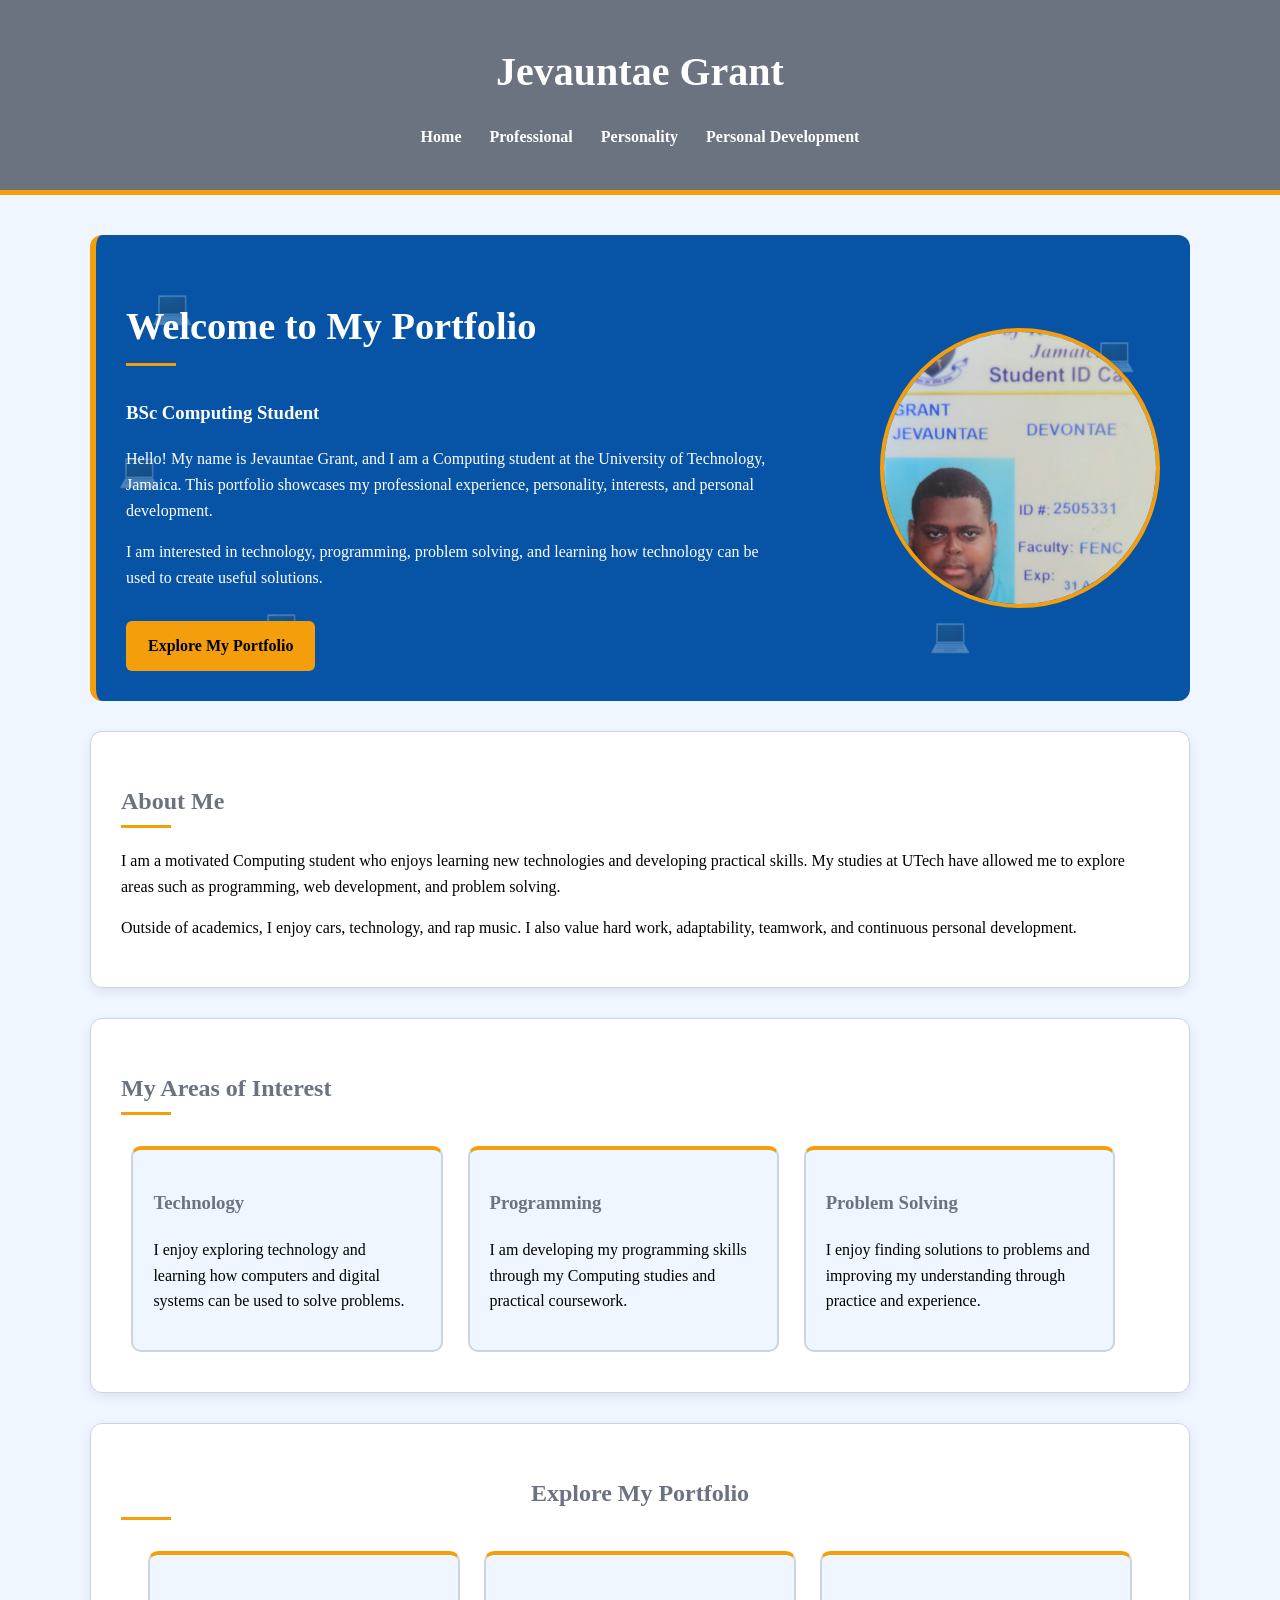
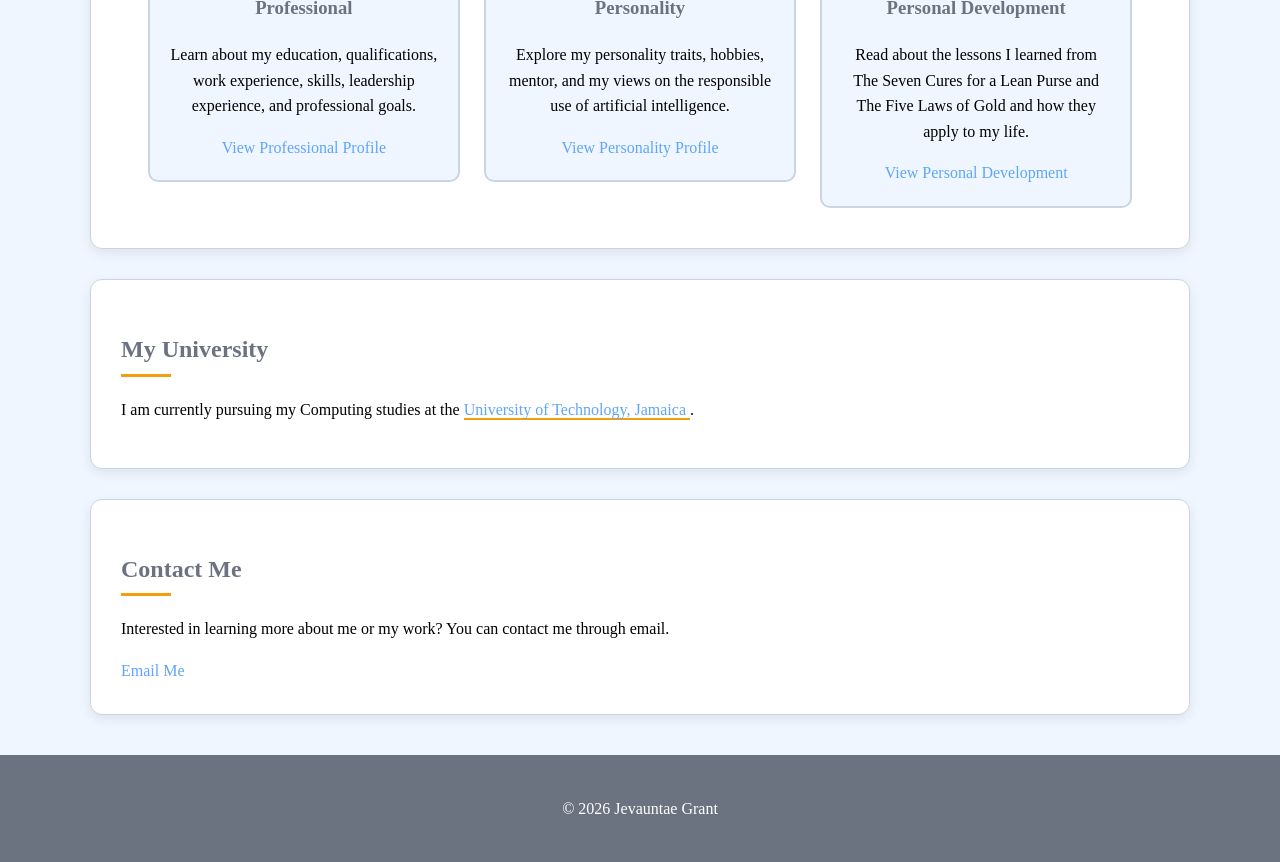
<file: index.html>
<!DOCTYPE html>
<html lang="en">

<head>
    <meta charset="UTF-8">
    <meta name="viewport" content="width=device-width, initial-scale=1.0">
    <title>Jevauntae Grant | Portfolio</title>
    <link rel="stylesheet" href="style.css">
</head>

<body>

    <!-- Header -->
    <header>
        <h1>Jevauntae Grant</h1>

        <nav>
            <a href="index.html">Home</a>
            <a href="professional.html">Professional</a>
            <a href="personality.html">Personality</a>
            <a href="development.html">Personal Development</a>
        </nav>
    </header>

    <main>

        <!-- Hero Section -->
        <section class="hero-section">

            <!-- Floating laptop decorations -->
            <span class="tech-laptop laptop-one">💻</span>
            <span class="tech-laptop laptop-two">💻</span>
            <span class="tech-laptop laptop-three">💻</span>
            <span class="tech-laptop laptop-four">💻</span>
            <span class="tech-laptop laptop-five">💻</span>
            <span class="tech-laptop laptop-six">💻</span>

            <div class="hero-content">

                <h2>Welcome to My Portfolio</h2>

                <h3>BSc Computing Student</h3>

                <p>
                    Hello! My name is Jevauntae Grant, and I am a Computing
                    student at the University of Technology, Jamaica.
                    This portfolio showcases my professional experience,
                    personality, interests, and personal development.
                </p>

                <p>
                    I am interested in technology, programming, problem
                    solving, and learning how technology can be used to
                    create useful solutions.
                </p>

                <a href="professional.html">
                    Explore My Portfolio
                </a>

            </div>

            <div class="hero-image">

                <img src="2505331_ID.jpeg" alt="Jevauntae Grant UTech Student ID">

            </div>

        </section>

        <!-- About Me -->
        <section>

            <h2>About Me</h2>

            <p>
                I am a motivated Computing student who enjoys learning new
                technologies and developing practical skills. My studies at
                UTech have allowed me to explore areas such as programming,
                web development, and problem solving.
            </p>

            <p>
                Outside of academics, I enjoy cars, technology, and rap music.
                I also value hard work, adaptability, teamwork, and continuous
                personal development.
            </p>

        </section>

        <!-- Areas of Interest -->
        <section>

            <h2>My Areas of Interest</h2>

            <div class="interest-card">

                <h3>Technology</h3>

                <p>
                    I enjoy exploring technology and learning how computers
                    and digital systems can be used to solve problems.
                </p>

            </div>

            <div class="interest-card">

                <h3>Programming</h3>

                <p>
                    I am developing my programming skills through my Computing
                    studies and practical coursework.
                </p>

            </div>

            <div class="interest-card">

                <h3>Problem Solving</h3>

                <p>
                    I enjoy finding solutions to problems and improving my
                    understanding through practice and experience.
                </p>

            </div>

        </section>

        <!-- Portfolio Sections -->
        <section class="portfolio-section">

            <h2>Explore My Portfolio</h2>

            <div class="portfolio-card">

                <h3>Professional</h3>

                <p>
                    Learn about my education, qualifications, work experience,
                    skills, leadership experience, and professional goals.
                </p>

                <a href="professional.html">
                    View Professional Profile
                </a>

            </div>

            <div class="portfolio-card">

                <h3>Personality</h3>

                <p>
                    Explore my personality traits, hobbies, mentor, and my
                    views on the responsible use of artificial intelligence.
                </p>

                <a href="personality.html">
                    View Personality Profile
                </a>

            </div>

            <div class="portfolio-card">

                <h3>Personal Development</h3>

                <p>
                    Read about the lessons I learned from The Seven Cures for
                    a Lean Purse and The Five Laws of Gold and how they apply
                    to my life.
                </p>

                <a href="development.html">
                    View Personal Development
                </a>

            </div>

        </section>

        <!-- University Link -->
        <section>

            <h2>My University</h2>

            <p>
                I am currently pursuing my Computing studies at the
                <a href="https://www.utech.edu.jm/"
                   target="_blank"
                   rel="noopener noreferrer">
                    University of Technology, Jamaica
                </a>.
            </p>

        </section>

        <!-- Contact -->
        <section>

            <h2>Contact Me</h2>

            <p>
                Interested in learning more about me or my work?
                You can contact me through email.
            </p>

            <a href="mailto:grantjevauntae@gmail.com?subject=CIT2011%20Portfolio%20Website">
                Email Me
            </a>

        </section>

    </main>

    <!-- Footer -->
    <footer>
        <p>&copy; 2026 Jevauntae Grant</p>
    </footer>

</body>

</html>
</file>
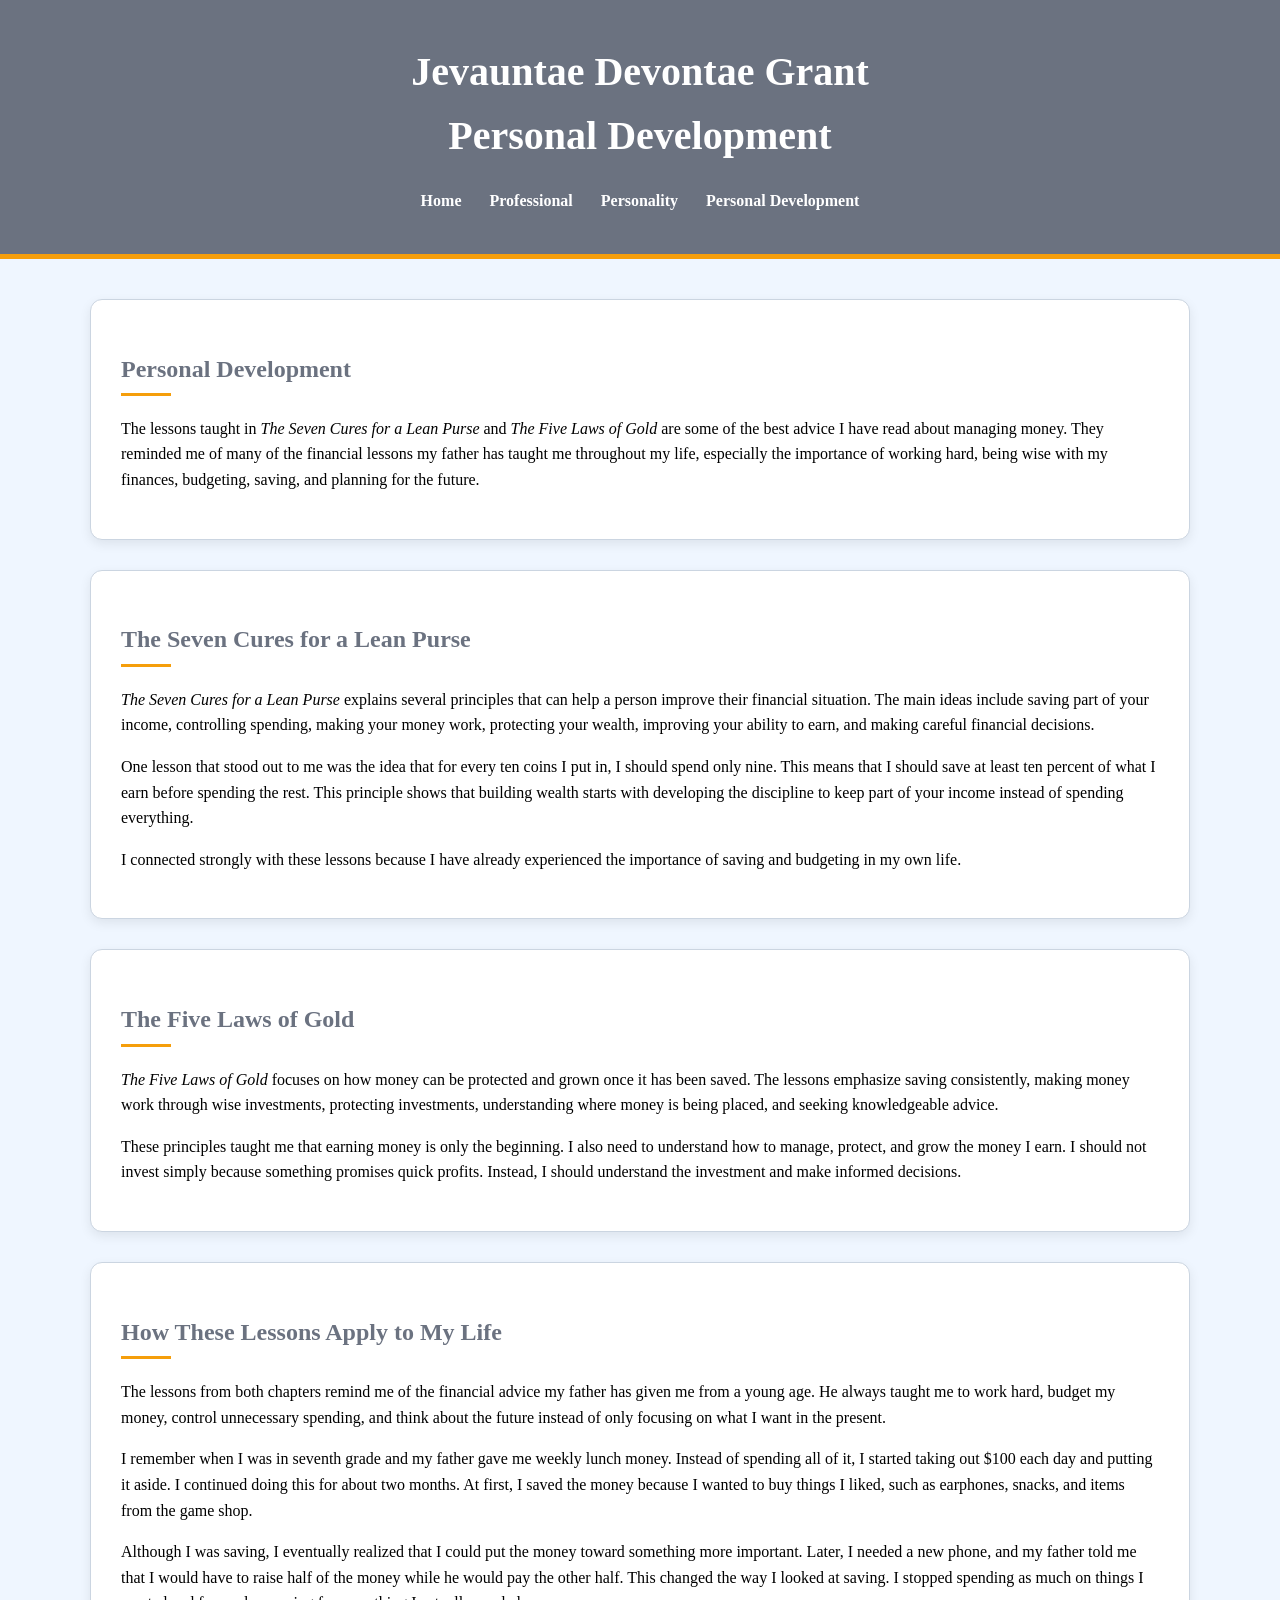
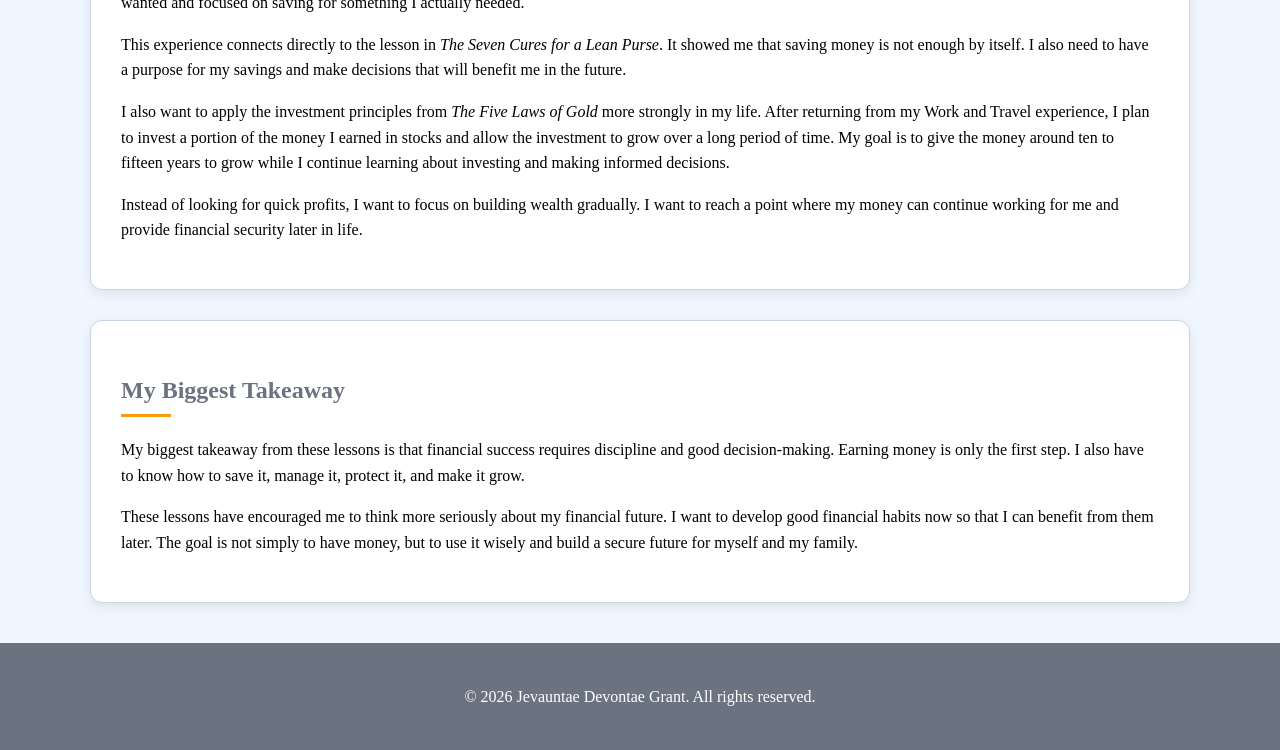
<file: development.html>
<!DOCTYPE html>
<html lang="en">

<head>
    <meta charset="UTF-8">
    <meta name="viewport" content="width=device-width, initial-scale=1.0">
    <title>Personal Development | Jevauntae Grant</title>
    <link rel="stylesheet" href="style.css">
</head>

<body>
    <!--Header-->

    <header>
        <h1>Jevauntae Devontae Grant</h1>
        <h1>Personal Development</h1>

        <nav>
            <a href="index.html">Home</a>
            <a href="professional.html">Professional</a>
            <a href="personality.html">Personality</a>
            <a href="development.html">Personal Development</a>
        </nav>
    </header>
    <!--Main Content-->
    <main>

        <!--Introduction-->

        <section>
            <h2>Personal Development</h2>

            <p>
                The lessons taught in <em>The Seven Cures for a Lean Purse</em> and <em>The Five Laws of Gold</em> are some of the best advice I have read about managing money. They reminded me of many of the financial lessons my father has taught me throughout my life, especially the importance of working hard, being wise with my finances, budgeting, saving, and planning for the future.
            </p>
        </section>

        <!--Seven Cures-->
        <section>
            <h2>The Seven Cures for a Lean Purse</h2>
            <p>
                <em>The Seven Cures for a Lean Purse</em> explains several principles that can help a person improve their financial situation. The main ideas include saving part of your income, controlling spending, making your money work, protecting your wealth, improving your ability to earn, and making careful financial decisions.
            </p>

            <p>
                One lesson that stood out to me was the idea that for every ten coins I put in, I should spend only nine. This means that I should save at least ten percent of what I earn before spending the rest. This principle shows that building wealth starts with developing the discipline to keep part of your income instead of spending everything.
            </p>

            <p>
                I connected strongly with these lessons because I have already experienced the importance of saving and budgeting in my own life.
            </p>
        </section>

        <!--Five Laws-->
        <section>
            <h2>The Five Laws of Gold</h2>
            <p>
                <em>The Five Laws of Gold</em> focuses on how money can be protected and grown once it has been saved. The lessons emphasize saving consistently, making money work through wise investments, protecting investments, understanding where money is being placed, and seeking knowledgeable advice.
            </p>
            <p>
                These principles taught me that earning money is only the beginning. I also need to understand how to manage, protect, and grow the money I earn. I should not invest simply because something promises quick profits. Instead, I should understand the investment and make informed decisions.
            </p>
        </section>

        <!--Personal Application-->
        <section>
            <h2>How These Lessons Apply to My Life</h2>
            <p>
                The lessons from both chapters remind me of the financial advice my father has given me from a young age. He always taught me to work hard, budget my money, control unnecessary spending, and think about the future instead of only focusing on what I want in the present.
            </p>
            <p>
                I remember when I was in seventh grade and my father gave me weekly lunch money. Instead of spending all of it, I started taking out $100 each day and putting it aside. I continued doing this for about two months. At first, I saved the money because I wanted to buy things I liked, such as earphones, snacks, and items from the game shop.
            </p>

            <p>
                Although I was saving, I eventually realized that I could put the money toward something more important. Later, I needed a new phone, and my father told me that I would have to raise half of the money while he would pay the other half. This changed the way I looked at saving. I stopped spending as much on things I wanted and focused on saving for something I actually needed.
            </p>
            <p>
                This experience connects directly to the lesson in <em>The Seven Cures for a Lean Purse</em>. It showed me that saving money is not enough by itself. I also need to have a purpose for my savings and make decisions that will benefit me in the future.
            </p>
            <p>
                I also want to apply the investment principles from <em>The Five Laws of Gold</em> more strongly in my life. After returning from my Work and Travel experience, I plan to invest a portion of the money I earned in stocks and allow the investment to grow over a long period of time. My goal is to give the money around ten to fifteen years to grow while I continue learning about investing and making informed decisions.
            </p>
            <p>
                Instead of looking for quick profits, I want to focus on building wealth gradually. I want to reach a point where my money can continue working for me and provide financial security later in life.
            </p>

        </section>

        <!--Biggest Takeaway-->
        <section>
            <h2>My Biggest Takeaway</h2>

            <p>
                My biggest takeaway from these lessons is that financial success requires discipline and good decision-making. Earning money is only the first step. I also have to know how to save it, manage it, protect it, and make it grow.
            </p>

            <p>
                These lessons have encouraged me to think more seriously about my financial future. I want to develop good financial habits now so that I can benefit from them later. The goal is not simply to have money, but to use it wisely and build a secure future for myself and my family.
            </p>
        </section>

    </main>

    <!--Footer-->
    <footer>
        <p>&copy; 2026 Jevauntae Devontae Grant. All rights reserved.</p>

    </footer>
</body>

</html>
</file>
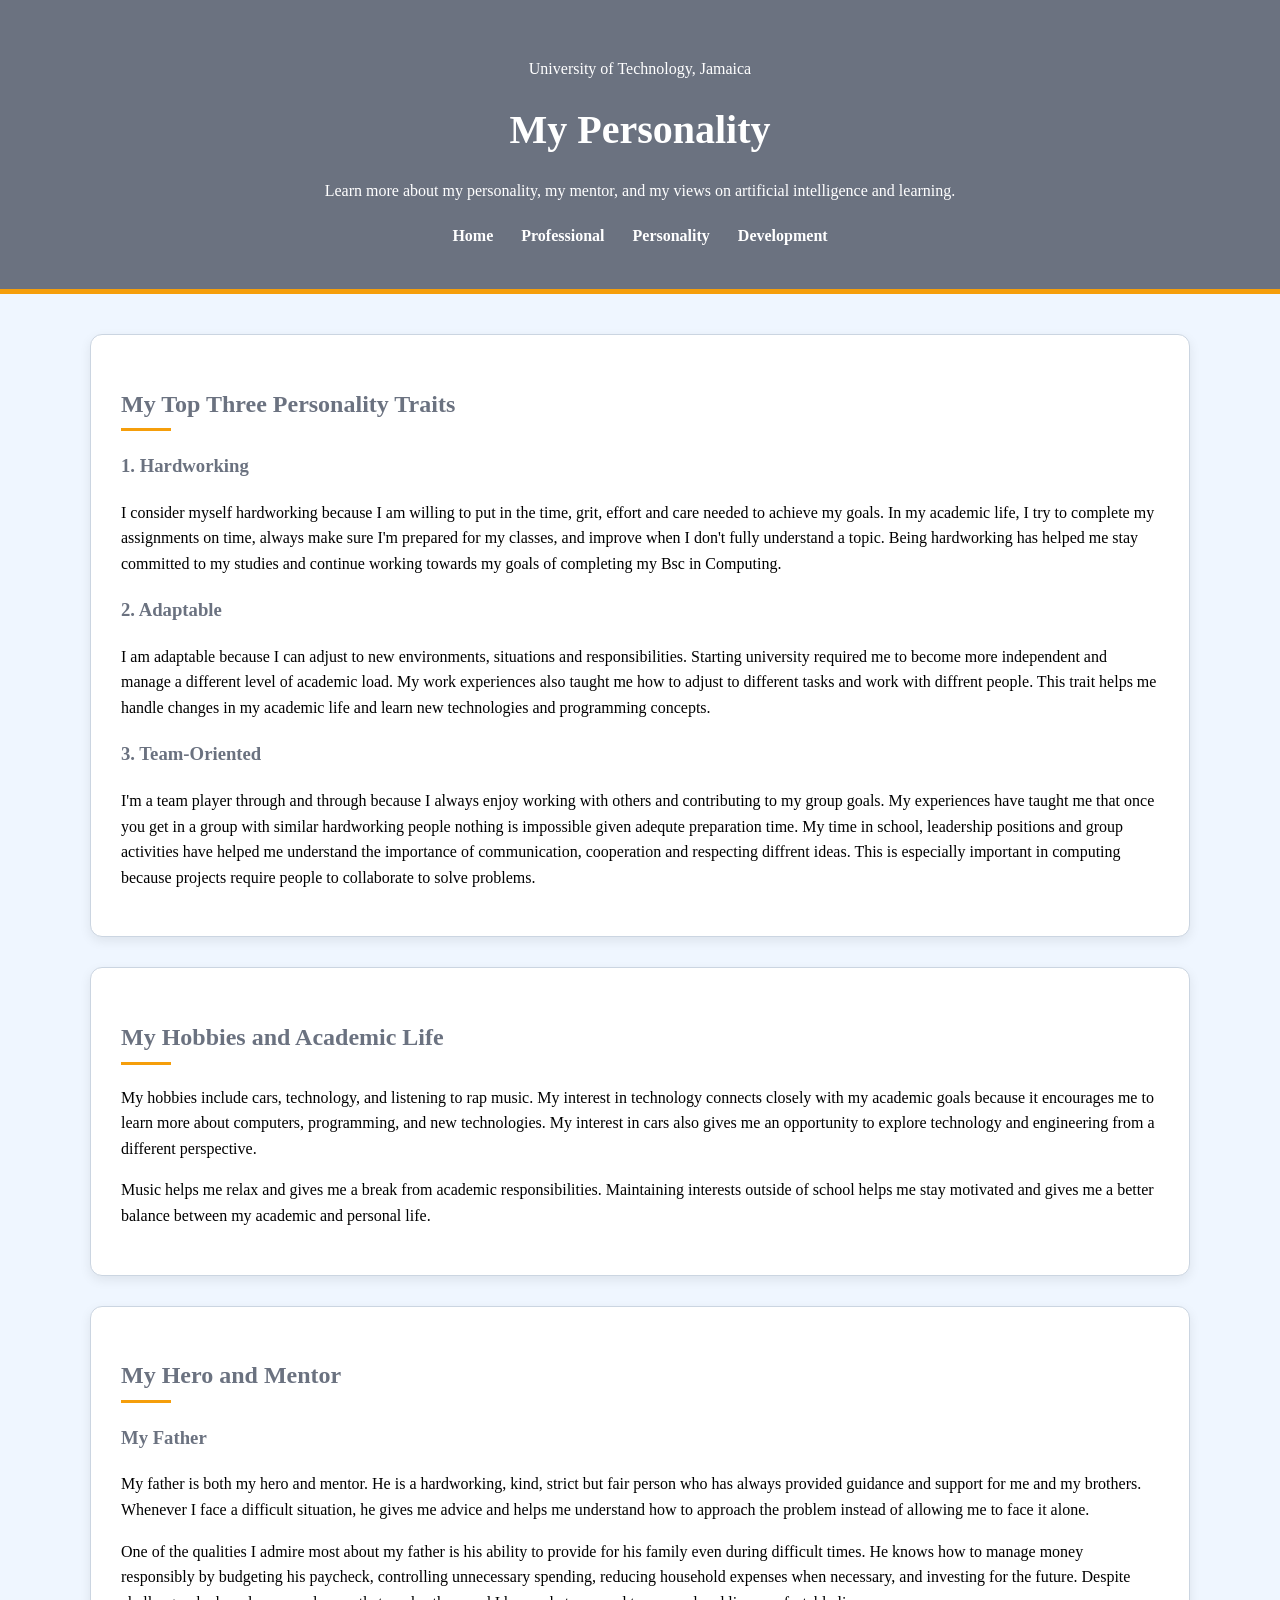
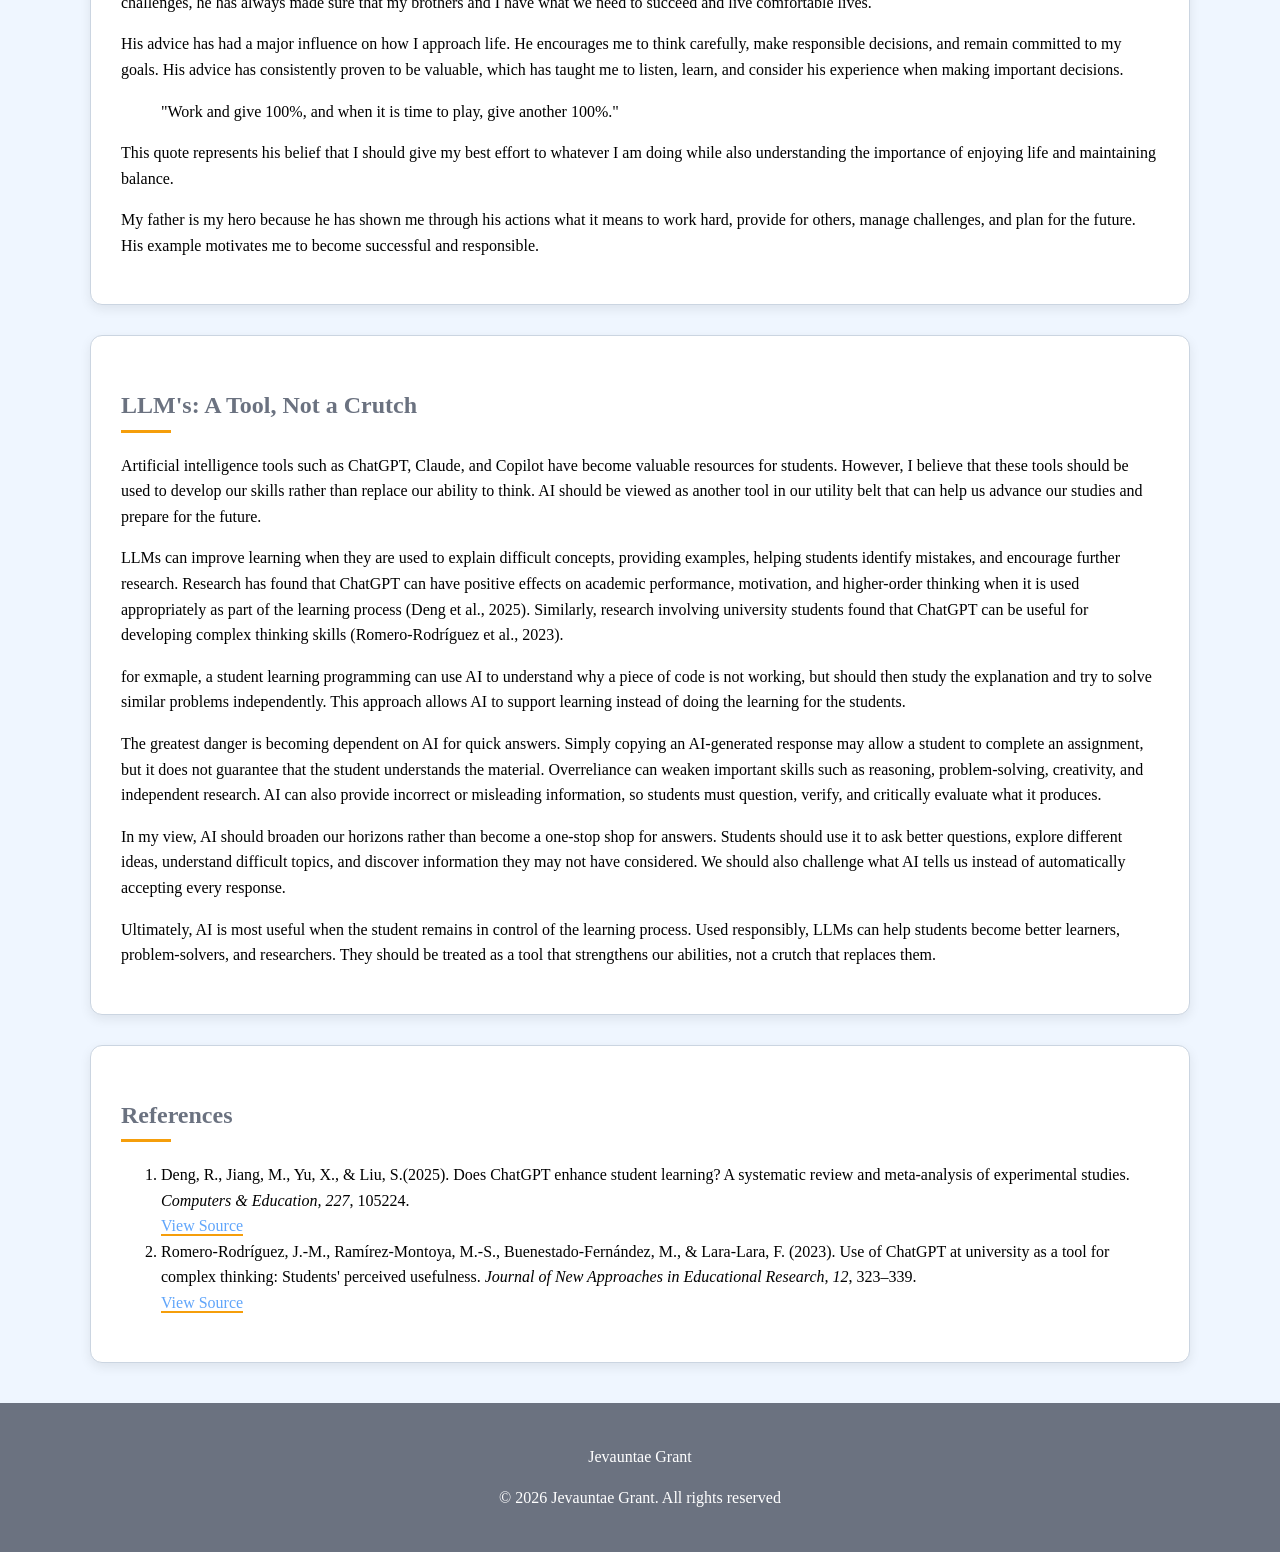
<file: personality.html>
<!DOCTYPE html>
<html lang="en">
<head>
    <meta charset="UTF-8">
    <meta name="viewpoint" content="width=device-width, initial-scale=1.0">

    <title>Jevauntae Grant | Personality</title>

    <link rel="stylesheet" href="style.css">
</head>

<body>

    <header>
        <p class="university-name">University of Technology, Jamaica</p>

        <h1>My Personality</h1>

        <p>
            Learn more about my personality, my mentor, and my views on artificial intelligence and learning.
        </p>

        <nav aria-label="Main navigation">
            <a href="index.html">Home</a>
            <a href="professional.html">Professional</a>
            <a href="personality.html">Personality</a>
            <a href="development.html">Development</a>
        </nav>
    </header>

    <main>

        <!--Top Three Personality Traits-->
        <section class="card">

            <h2>My Top Three Personality Traits</h2>

            <article>
                <h3>1. Hardworking</h3>

                <p>
                    I consider myself hardworking because I am willing to put in the time, grit, effort and care needed to achieve my goals. In my academic life, I try to complete my assignments on time, always make sure I'm prepared for my classes, and improve when I don't fully understand a topic. Being hardworking has helped me stay committed to my studies and continue working towards my goals of completing my Bsc in Computing.
                </p>
            </article>

            <article>
                <h3>2. Adaptable</h3>

                <p>
                    I am adaptable because I can adjust to new environments, situations and responsibilities. Starting university required me to become more independent and manage a different level of academic load. My work experiences also taught me how to adjust to different tasks and work with diffrent people. This trait helps me handle changes in my academic life and learn new technologies and programming concepts.
                </p>
            </article>

            <article>
                <h3>3. Team-Oriented</h3>

                <p>
                    I'm a team player through and through because I always enjoy working with others and contributing to my group goals. My experiences have taught me that once you get in a group with similar hardworking people nothing is impossible given adequte preparation time. My time in school, leadership positions and group activities have helped me understand the importance of communication, cooperation and respecting diffrent ideas. This is especially important in computing because projects require people to collaborate to solve problems. 
                </p>
            </article>
        </section>

        <!--Hobbies and Academic Life-->
        <section class="card">

            <h2>My Hobbies and Academic Life</h2>

            <p>
                My hobbies include cars, technology, and listening to rap music. My interest in technology connects closely with my academic goals because it encourages me to learn more about computers, programming, and new technologies. My interest in cars also gives me an opportunity to explore technology and engineering from a different perspective. 
            </p>

            <p>
                Music helps me relax and gives me a break from academic responsibilities. Maintaining interests outside of school helps me stay motivated and gives me a better balance between my academic and personal life.
            </p>
        </section>

        <!--Hero and Mentor-->
        <section class="card">

            <h2>My Hero and Mentor</h2>

            <h3>My Father</h3>
            <p>
                My father is both my hero and mentor. He is a hardworking, kind, strict but fair person who has always provided guidance and support for me and my brothers. Whenever I face a difficult situation, he gives me advice and helps me understand how to approach the problem instead of allowing me to face it alone.
            </p>
            <p>
                One of the qualities I admire most about my father is his ability to provide for his family even during difficult times. He knows how to manage money responsibly by budgeting his paycheck, controlling unnecessary spending, reducing household expenses when necessary, and investing for the future. Despite challenges, he has always made sure that my brothers and I have what we need to succeed and live comfortable lives.
            </p>
            <p>
                His advice has had a major influence on how I approach life. He encourages me to think carefully, make responsible decisions, and remain committed to my goals. His advice has consistently proven to be valuable, which has taught me to listen, learn, and consider his experience when making important decisions.
            </p>
            <blockquote>
                "Work and give 100%, and when it is time to play, give another 100%."
            </blockquote>
            <p>
                This quote represents his belief that I should give my best effort to whatever I am doing while also understanding the importance of enjoying life and maintaining balance.
            </p>
            <P>
                My father is my hero because he has shown me through his actions what it means to work hard, provide for others, manage challenges, and plan for the future. His example motivates me to become successful and responsible.
            </P>

        </section>

        <!--Critical Essay-->
        <section class="card">
            <h2>LLM's: A Tool, Not a Crutch</h2>
            <p>
                Artificial intelligence tools such as ChatGPT, Claude, and Copilot have become valuable resources for students. However, I believe that these tools should be used to develop our skills rather than replace our ability to think. AI should be viewed as another tool in our utility belt that can help us advance our studies and prepare for the future.
            </p>
            <p>
                LLMs can improve learning when they are used to explain difficult concepts, providing examples, helping students identify mistakes, and encourage further research. Research has found that ChatGPT can have positive effects on academic performance, motivation, and higher-order thinking when it is used appropriately as part of the learning process (Deng et al., 2025). Similarly, research involving university students found that ChatGPT can be useful for developing complex thinking skills (Romero-Rodríguez et al., 2023).
            </p>
            <p>
                for exmaple, a student learning programming can use AI to understand why a piece of code is not working, but should then study the explanation and try to solve similar problems independently. This approach allows AI to support learning instead of doing the learning for the students. 
            </p>
            <p>
                The greatest danger is becoming dependent on AI for quick answers. Simply copying an AI-generated response may allow a student to complete an assignment, but it does not guarantee that the student understands the material. Overreliance can weaken important skills such as reasoning, problem-solving, creativity, and independent research. AI can also provide incorrect or misleading information, so students must question, verify, and critically evaluate what it produces.
            </p>
            <p>
                In my view, AI should broaden our horizons rather than become a one-stop shop for answers. Students should use it to ask better questions, explore different ideas, understand difficult topics, and discover information they may not have considered. We should also challenge what AI tells us instead of automatically accepting every response.
            </p>
            <p>
                Ultimately, AI is most useful when the student remains in control of the learning process. Used responsibly, LLMs can help students become better learners, problem-solvers, and researchers. They should be treated as a tool that strengthens our abilities, not a crutch that replaces them.
            </p>
        </section>
        <!--References-->
        <section class="card">
            <h2>References</h2>
            <ol>
                <li>
                    Deng, R., Jiang, M., Yu, X., &amp; Liu, S.(2025). Does ChatGPT enhance student learning? A
                    systematic review and meta-analysis of experimental
                    studies. <em>Computers &amp; Education, 227</em>,
                    105224.
                    <br>
                    <a
                        href="https://doi.org/10.1016/j.compedu.2024.105224"
                        target="_blank"
                        rel="noopener noreferrer">
                        View Source 
                    </a>
                </li>
                <li>
                    Romero-Rodríguez, J.-M., Ramírez-Montoya, M.-S.,
                    Buenestado-Fernández, M., &amp; Lara-Lara, F.
                    (2023). Use of ChatGPT at university as a tool for
                    complex thinking: Students' perceived usefulness.
                    <em>Journal of New Approaches in Educational Research,
                    12</em>, 323–339.
                    <br>
                    <a
                        href="https://doi.org/10.7821/naer.2023.7.1458"
                        target="_blank"
                        rel="noopener noreferrer">
                        View Source
                    </a>
                </li>
            </ol>
        </section>
    </main>

    <footer>
        <p>Jevauntae Grant</p>
        <p>&copy; 2026 Jevauntae Grant. All rights reserved</p>
    </footer>

</body>
</html>
</file>
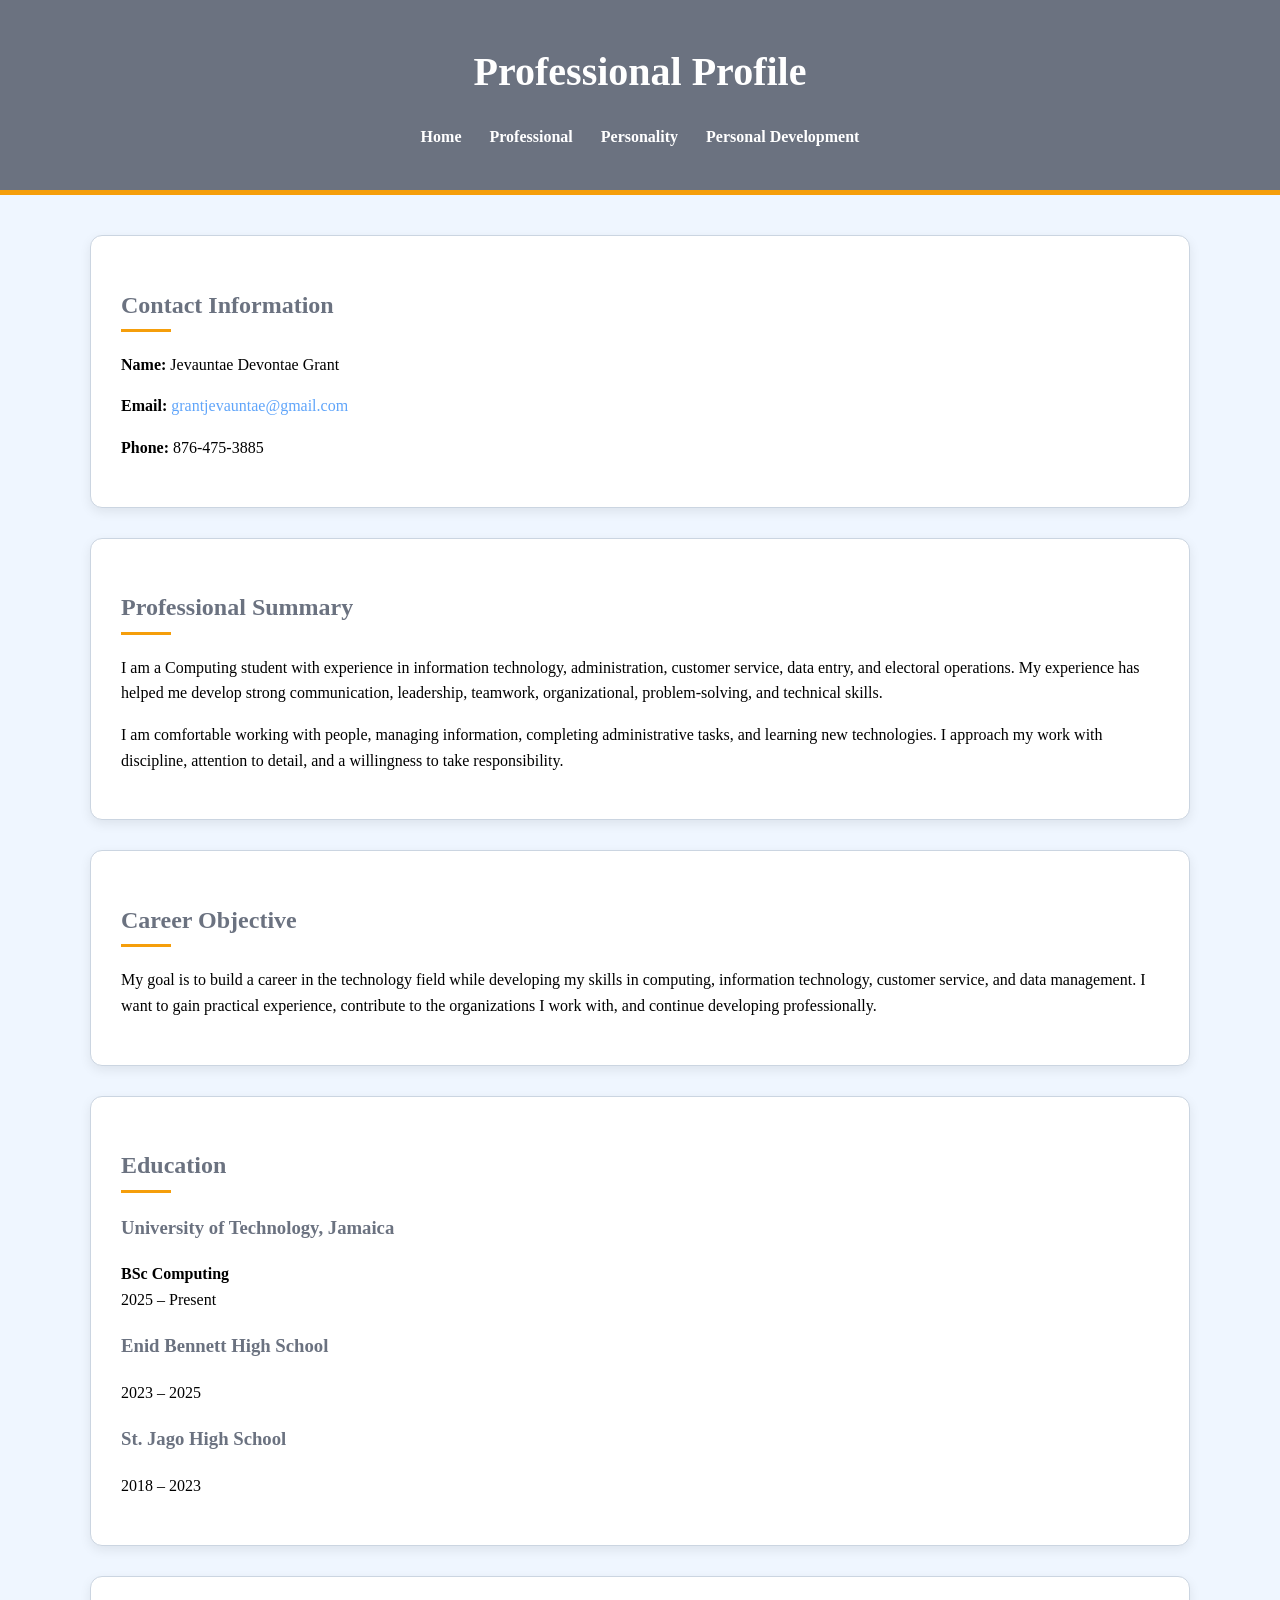
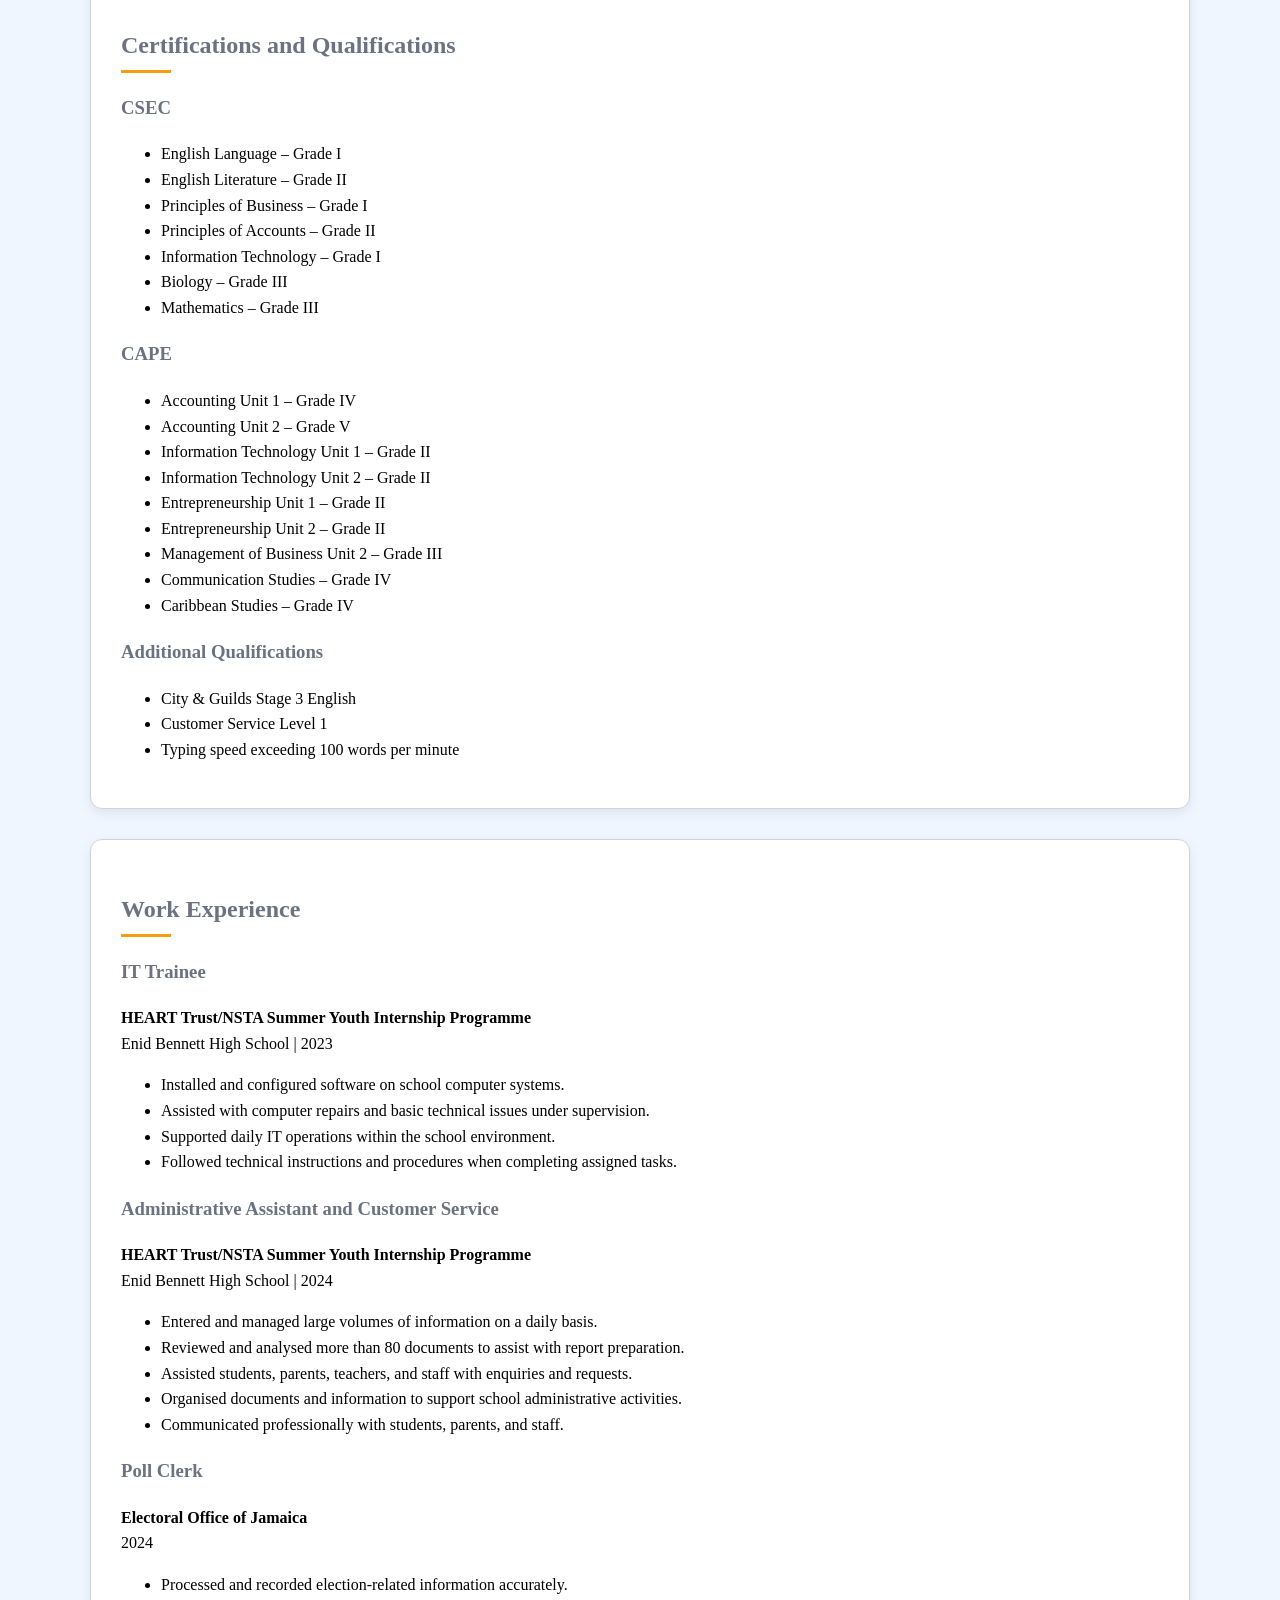
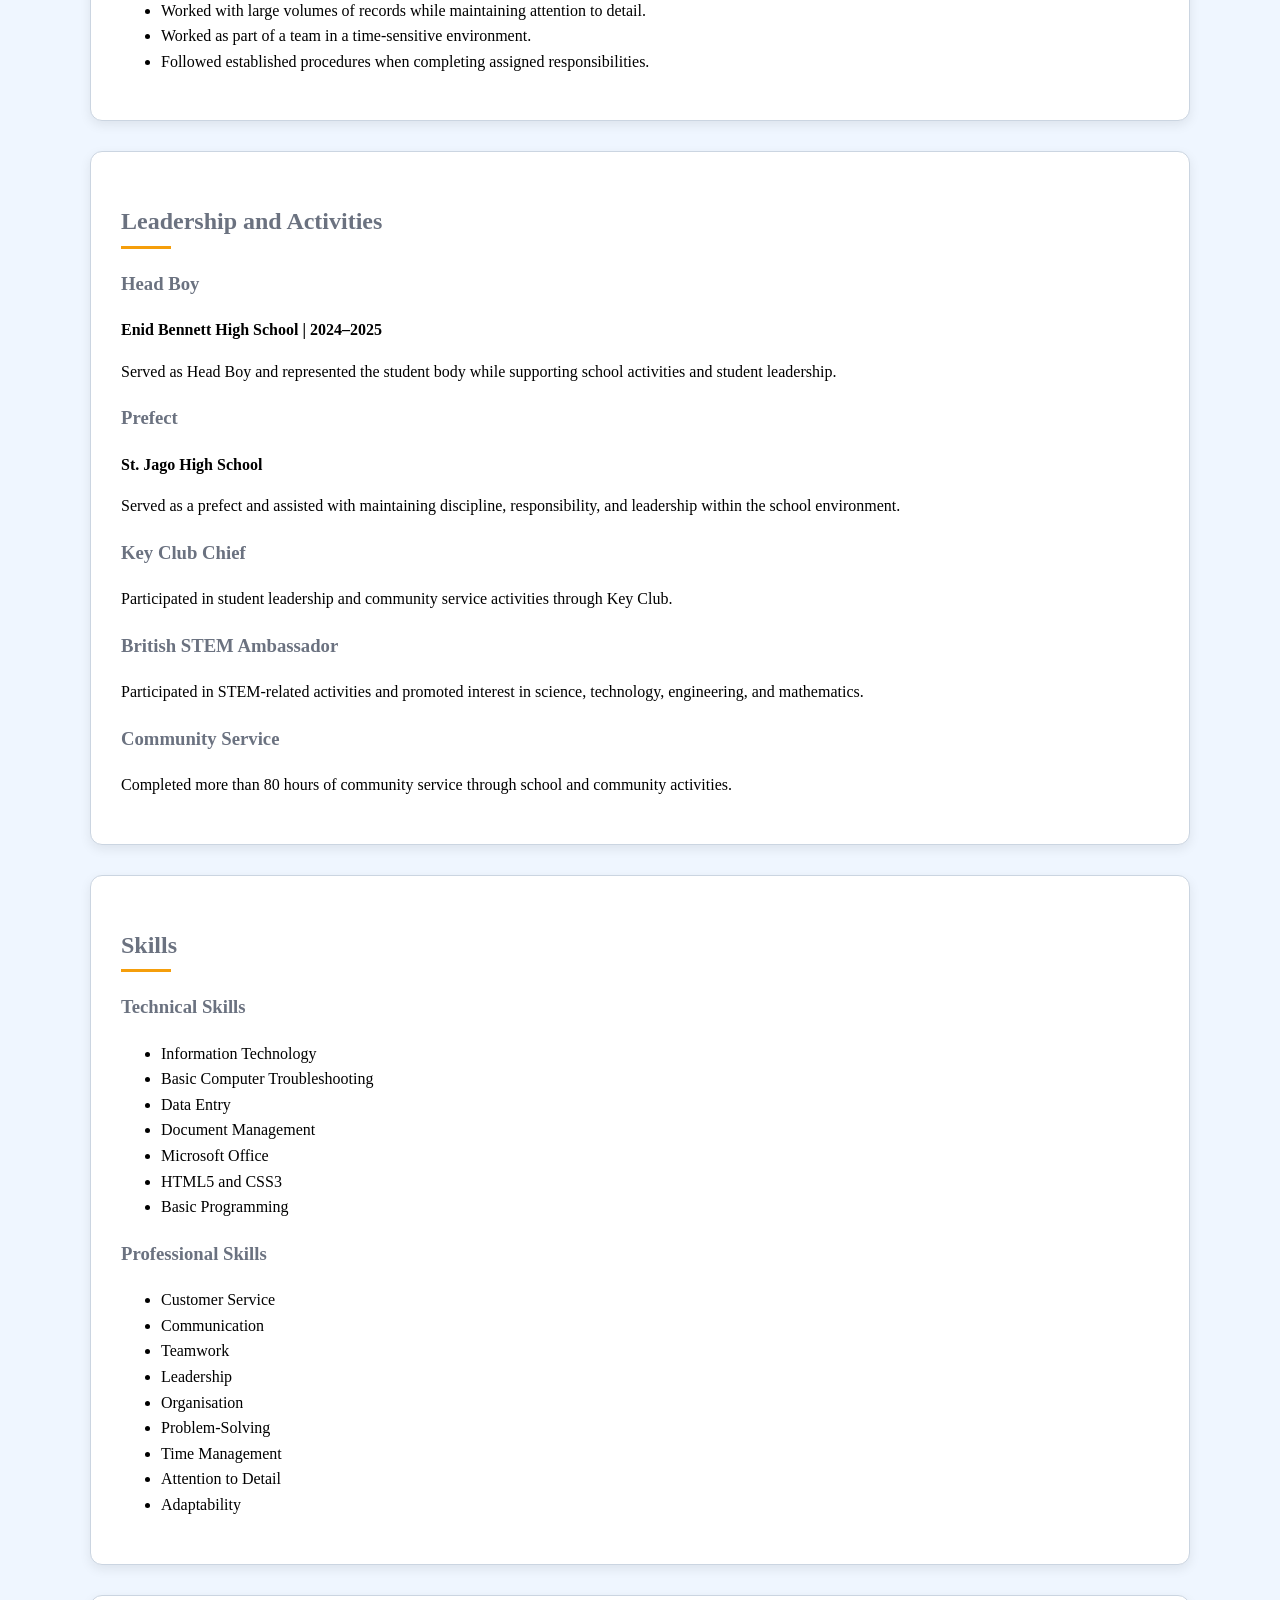
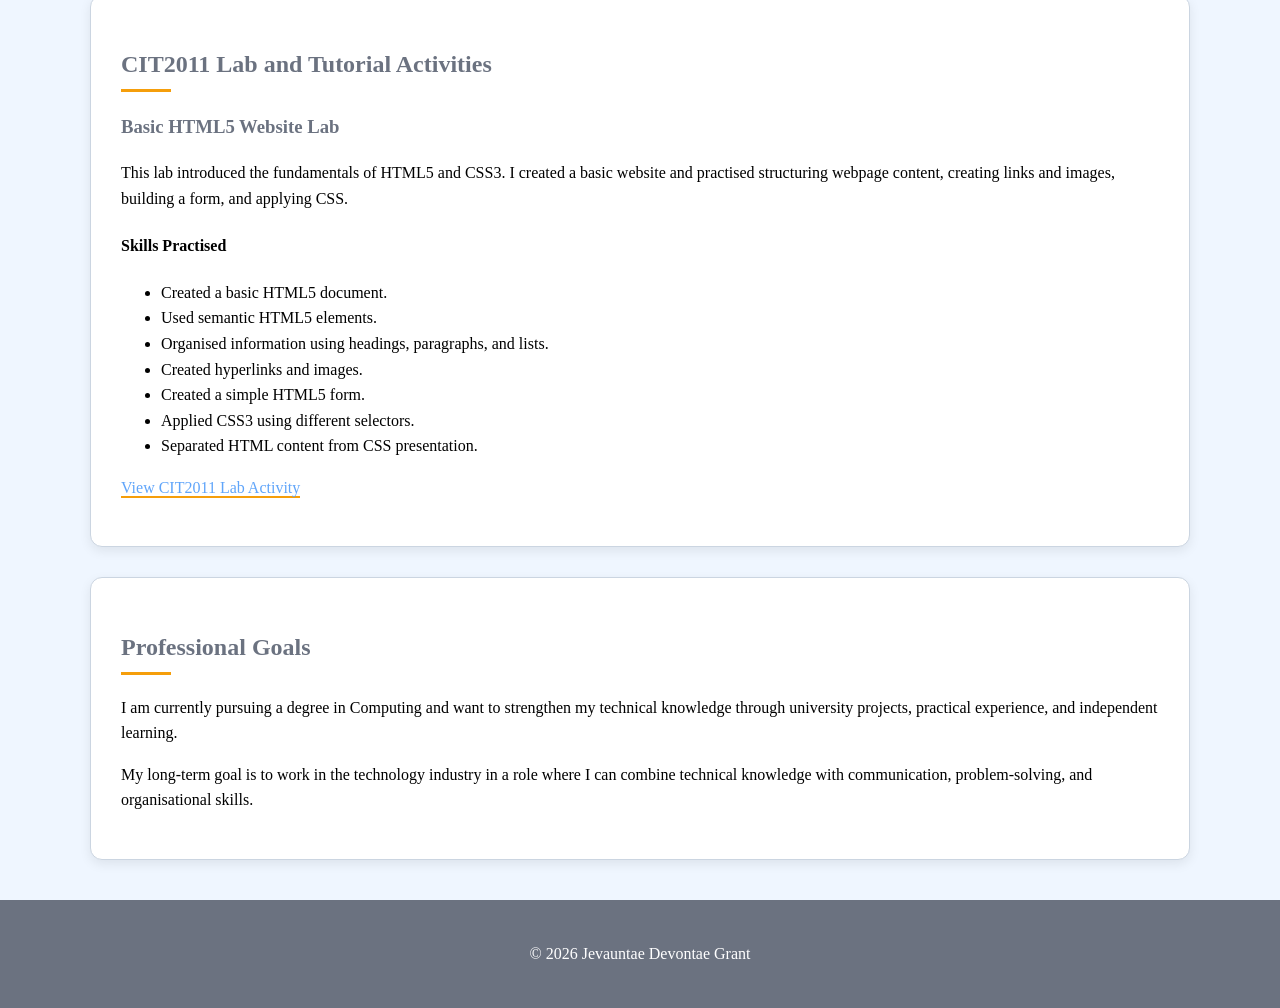
<file: professional.html>
<!DOCTYPE html>
<html lang="en">

<head>
    <meta charset="UTF-8">
    <meta name="viewport" content="width=device-width, initial-scale=1.0">

    <title>Professional | Jevauntae Grant</title>

    <link rel="stylesheet" href="style.css">
</head>

<body>
    <header>
        <h1>Professional Profile</h1>

        <nav>
            <a href="index.html">Home</a>
            <a href="professional.html">Professional</a>
            <a href="personality.html">Personality</a>
            <a href="development.html">Personal Development</a>
        </nav>
    </header>

    <main>

        <!-- Contact Information -->
        <section>
            <h2>Contact Information</h2>

            <p>
                <strong>Name:</strong> Jevauntae Devontae Grant
            </p>

            <p>
                <strong>Email:</strong>
                <a href="mailto:grantjevauntae@gmail.com">
                    grantjevauntae@gmail.com
                </a>
            </p>

            <p>
                <strong>Phone:</strong> 876-475-3885
            </p>
        </section>

        <!-- Professional Summary -->
        <section>
            <h2>Professional Summary</h2>

            <p>
                I am a Computing student with experience in information
                technology, administration, customer service, data entry,
                and electoral operations. My experience has helped me
                develop strong communication, leadership, teamwork,
                organizational, problem-solving, and technical skills.
            </p>

            <p>
                I am comfortable working with people, managing information,
                completing administrative tasks, and learning new
                technologies. I approach my work with discipline,
                attention to detail, and a willingness to take responsibility.
            </p>
        </section>

        <!-- Career Objective -->
        <section>
            <h2>Career Objective</h2>

            <p>
                My goal is to build a career in the technology field while
                developing my skills in computing, information technology,
                customer service, and data management. I want to gain
                practical experience, contribute to the organizations I
                work with, and continue developing professionally.
            </p>
        </section>

        <!-- Education -->
        <section>
            <h2>Education</h2>

            <article>
                <h3>University of Technology, Jamaica</h3>

                <p>
                    <strong>BSc Computing</strong><br>
                    2025 – Present
                </p>
            </article>

            <article>
                <h3>Enid Bennett High School</h3>

                <p>
                    2023 – 2025
                </p>
            </article>

            <article>
                <h3>St. Jago High School</h3>

                <p>
                    2018 – 2023
                </p>
            </article>
        </section>

        <!-- Certifications and Qualifications -->
        <section>
            <h2>Certifications and Qualifications</h2>

            <h3>CSEC</h3>

            <ul>
                <li>English Language – Grade I</li>
                <li>English Literature – Grade II</li>
                <li>Principles of Business – Grade I</li>
                <li>Principles of Accounts – Grade II</li>
                <li>Information Technology – Grade I</li>
                <li>Biology – Grade III</li>
                <li>Mathematics – Grade III</li>
            </ul>

            <h3>CAPE</h3>

            <ul>
                <li>Accounting Unit 1 – Grade IV</li>
                <li>Accounting Unit 2 – Grade V</li>
                <li>Information Technology Unit 1 – Grade II</li>
                <li>Information Technology Unit 2 – Grade II</li>
                <li>Entrepreneurship Unit 1 – Grade II</li>
                <li>Entrepreneurship Unit 2 – Grade II</li>
                <li>Management of Business Unit 2 – Grade III</li>
                <li>Communication Studies – Grade IV</li>
                <li>Caribbean Studies – Grade IV</li>
            </ul>

            <h3>Additional Qualifications</h3>

            <ul>
                <li>City &amp; Guilds Stage 3 English</li>
                <li>Customer Service Level 1</li>
                <li>Typing speed exceeding 100 words per minute</li>
            </ul>
        </section>

        <!-- Work Experience -->
        <section>
            <h2>Work Experience</h2>

            <article>
                <h3>IT Trainee</h3>

                <p>
                    <strong>
                        HEART Trust/NSTA Summer Youth Internship Programme
                    </strong><br>
                    Enid Bennett High School | 2023
                </p>

                <ul>
                    <li>
                        Installed and configured software on school
                        computer systems.
                    </li>

                    <li>
                        Assisted with computer repairs and basic technical
                        issues under supervision.
                    </li>

                    <li>
                        Supported daily IT operations within the school
                        environment.
                    </li>

                    <li>
                        Followed technical instructions and procedures
                        when completing assigned tasks.
                    </li>
                </ul>
            </article>

            <article>
                <h3>Administrative Assistant and Customer Service</h3>

                <p>
                    <strong>
                        HEART Trust/NSTA Summer Youth Internship Programme
                    </strong><br>
                    Enid Bennett High School | 2024
                </p>

                <ul>
                    <li>
                        Entered and managed large volumes of information
                        on a daily basis.
                    </li>

                    <li>
                        Reviewed and analysed more than 80 documents to
                        assist with report preparation.
                    </li>

                    <li>
                        Assisted students, parents, teachers, and staff
                        with enquiries and requests.
                    </li>

                    <li>
                        Organised documents and information to support
                        school administrative activities.
                    </li>

                    <li>
                        Communicated professionally with students,
                        parents, and staff.
                    </li>
                </ul>
            </article>

            <article>
                <h3>Poll Clerk</h3>

                <p>
                    <strong>Electoral Office of Jamaica</strong><br>
                    2024
                </p>

                <ul>
                    <li>
                        Processed and recorded election-related information
                        accurately.
                    </li>

                    <li>
                        Worked with large volumes of records while
                        maintaining attention to detail.
                    </li>

                    <li>
                        Worked as part of a team in a time-sensitive
                        environment.
                    </li>

                    <li>
                        Followed established procedures when completing
                        assigned responsibilities.
                    </li>
                </ul>
            </article>
        </section>

        <!-- Leadership and Activities -->
        <section>
            <h2>Leadership and Activities</h2>

            <article>
                <h3>Head Boy</h3>

                <p>
                    <strong>Enid Bennett High School | 2024–2025</strong>
                </p>

                <p>
                    Served as Head Boy and represented the student body
                    while supporting school activities and student
                    leadership.
                </p>
            </article>

            <article>
                <h3>Prefect</h3>

                <p>
                    <strong>St. Jago High School</strong>
                </p>

                <p>
                    Served as a prefect and assisted with maintaining
                    discipline, responsibility, and leadership within
                    the school environment.
                </p>
            </article>

            <article>
                <h3>Key Club Chief</h3>

                <p>
                    Participated in student leadership and community
                    service activities through Key Club.
                </p>
            </article>

            <article>
                <h3>British STEM Ambassador</h3>

                <p>
                    Participated in STEM-related activities and promoted
                    interest in science, technology, engineering, and
                    mathematics.
                </p>
            </article>

            <article>
                <h3>Community Service</h3>

                <p>
                    Completed more than 80 hours of community service
                    through school and community activities.
                </p>
            </article>
        </section>

        <!-- Skills -->
        <section>
            <h2>Skills</h2>

            <h3>Technical Skills</h3>

            <ul>
                <li>Information Technology</li>
                <li>Basic Computer Troubleshooting</li>
                <li>Data Entry</li>
                <li>Document Management</li>
                <li>Microsoft Office</li>
                <li>HTML5 and CSS3</li>
                <li>Basic Programming</li>
            </ul>

            <h3>Professional Skills</h3>

            <ul>
                <li>Customer Service</li>
                <li>Communication</li>
                <li>Teamwork</li>
                <li>Leadership</li>
                <li>Organisation</li>
                <li>Problem-Solving</li>
                <li>Time Management</li>
                <li>Attention to Detail</li>
                <li>Adaptability</li>
            </ul>
        </section>

        <!-- CIT2011 Lab and Tutorial Activities -->
        <section>
            <h2>CIT2011 Lab and Tutorial Activities</h2>

            <article>
                <h3>Basic HTML5 Website Lab</h3>

                <p>
                    This lab introduced the fundamentals of HTML5 and CSS3.
                    I created a basic website and practised structuring
                    webpage content, creating links and images, building
                    a form, and applying CSS.
                </p>

                <h4>Skills Practised</h4>

                <ul>
                    <li>Created a basic HTML5 document.</li>
                    <li>Used semantic HTML5 elements.</li>
                    <li>Organised information using headings, paragraphs, and lists.</li>
                    <li>Created hyperlinks and images.</li>
                    <li>Created a simple HTML5 form.</li>
                    <li>Applied CSS3 using different selectors.</li>
                    <li>Separated HTML content from CSS presentation.</li>
                </ul>

                <p>
                    <a
                        href="https://utechonline.utech.edu.jm/mod/assign/view.php?id=241821"
                        target="_blank"
                        rel="noopener noreferrer">
                        View CIT2011 Lab Activity
                    </a>
                </p>
            </article>
        </section>

        <!-- Professional Goals -->
        <section>
            <h2>Professional Goals</h2>

            <p>
                I am currently pursuing a degree in Computing and want
                to strengthen my technical knowledge through university
                projects, practical experience, and independent learning.
            </p>

            <p>
                My long-term goal is to work in the technology industry
                in a role where I can combine technical knowledge with
                communication, problem-solving, and organisational skills.
            </p>
        </section>

    </main>

    <footer>
        <p>&copy; 2026 Jevauntae Devontae Grant</p>
    </footer>
</body>

</html>
</file>
<file: style.css>
:root {
    --primary-color: #6B7280;
    --secondary-color: #60A5FA;
    --accent-color: #F59E0B;
    --background-color: #EFF6FF;
    --text-color: #000000;
    --white: #FFFFFF;
    --border-color: #CBD5E1;

    --main-font: "Times New Roman", Times, serif;
}

* {
    box-sizing: border-box;
}

html {
    scroll-behavior: smooth;
}

body {
    margin: 0;
    font-family: var(--main-font);
    background-color: var(--background-color);
    color: var(--text-color);
    line-height: 1.6;
}

/* Header */

header {
    background-color: var(--primary-color);
    color: var(--white);
    padding: 40px 20px;
    text-align: center;
    border-bottom: 5px solid var(--accent-color);
}

h1 {
    margin: 0;
    font-size: 2.5rem;
}

/* Navigation */

nav {
    margin-top: 20px;
}

nav a {
    color: var(--white);
    margin: 0 12px;
    font-weight: bold;
    text-decoration: none;
}

nav a:hover {
    color: var(--accent-color);
}

/* Main */

main {
    width: 90%;
    max-width: 1100px;
    margin: 40px auto;
}

/* General Sections */

section {
    background-color: var(--white);
    padding: 30px;
    margin-top: 30px;
    border: 1px solid var(--border-color);
    border-radius: 12px;
    box-shadow: 0 4px 12px rgba(0, 0, 0, 0.08);
}

/* Headings */

h2 {
    color: var(--primary-color);
}

h2::after {
    content: "";
    display: block;
    width: 50px;
    height: 3px;
    background-color: var(--accent-color);
    margin-top: 5px;
}

h3 {
    color: var(--primary-color);
}

/* Hero Section */

.hero-section {
    position: relative;
    overflow: hidden;

    background-color: #0754A6;
    color: var(--white);

    display: flex;
    align-items: center;
    justify-content: space-between;

    gap: 40px;
    min-height: 450px;

    border: none;
    border-left: 6px solid var(--accent-color);

    box-shadow: none;
}

.hero-content {
    position: relative;
    z-index: 2;
    flex: 1;
}

.hero-content h2,
.hero-content h3 {
    color: var(--white);
}

.hero-content h2 {
    font-size: 2.4rem;
}

.hero-content h2::after {
    background-color: var(--accent-color);
}

.hero-content p {
    max-width: 650px;
}

/* Hero Button */

.hero-content > a {
    display: inline-block;

    margin-top: 15px;

    padding: 12px 22px;

    background-color: var(--accent-color);

    color: var(--text-color);
    font-weight: bold;

    border-radius: 6px;
}

.hero-content > a:hover {
    background-color: var(--white);
    color: var(--primary-color);
    text-decoration: none;
}

/* Hero Image */

.hero-image {
    position: relative;
    z-index: 2;
    flex: 0 0 280px;
    width: 280px;
    height: 280px;
}

.hero-image img {
    display: block;
    width: 280px;
    height: 280px;
    object-fit: cover;
    object-position: center;
    margin: 0 auto;
    border: 4px solid var(--accent-color);
    border-radius: 50%;
}

/* Floating Laptop Decorations */

.tech-laptop {
    position: absolute;

    font-size: 34px;

    opacity: 0.30;

    z-index: 1;

    animation: floatingLaptop 6s ease-in-out infinite;
}

.laptop-one {
    top: 10%;
    left: 5%;
}

.laptop-two {
    top: 20%;
    right: 5%;

    animation-delay: 1s;
}

.laptop-three {
    top: 45%;
    left: 2%;

    animation-delay: 2s;
}

.laptop-four {
    top: 55%;
    right: 8%;

    animation-delay: 3s;
}

.laptop-five {
    bottom: 10%;
    left: 15%;

    animation-delay: 4s;
}

.laptop-six {
    bottom: 8%;
    right: 20%;

    animation-delay: 5s;
}

/* Floating Animation */

@keyframes floatingLaptop {

    0% {
        transform: translateY(0) rotate(0deg);
    }

    50% {
        transform: translateY(-15px) rotate(3deg);
    }

    100% {
        transform: translateY(0) rotate(0deg);
    }
}

/* General Images */

section img {
    width: 250px;
    max-width: 100%;
    height: auto;

    display: block;

    margin: 20px auto;

    border-radius: 8px;
}

section img:hover {
    opacity: 0.85;
}

/* Links */

a {
    color: var(--secondary-color);
    text-decoration: none;
}

a:hover {
    color: var(--accent-color);
    text-decoration: underline;
}

/* External Links */

[target="_blank"] {
    border-bottom: 2px solid var(--accent-color);
}

/* Interest Cards */

.interest-card {
    display: inline-block;
    vertical-align: top;

    width: 30%;

    min-width: 220px;

    margin: 1%;

    padding: 20px;

    background-color: var(--background-color);

    border: 2px solid var(--border-color);

    border-top: 4px solid var(--accent-color);

    border-radius: 10px;
}

.interest-card:hover {
    border-color: var(--secondary-color);

    transform: translateY(-4px);

    transition: 0.3s;
}

/* Portfolio Cards */

.portfolio-section {
    text-align: center;
}

.portfolio-card {
    display: inline-block;

    vertical-align: top;

    width: 30%;

    min-width: 220px;

    margin: 1%;

    padding: 20px;

    background-color: var(--background-color);

    border: 2px solid var(--border-color);

    border-top: 4px solid var(--accent-color);

    border-radius: 10px;
}

.portfolio-card:hover {
    border-color: var(--secondary-color);

    transform: translateY(-4px);

    transition: 0.3s;
}

/* Contact */

#contact {
    border-top: 5px solid var(--accent-color);
}

/* Highlight */

.highlight {
    color: var(--secondary-color);
    font-weight: bold;
}

/* Footer */

footer {
    background-color: var(--primary-color);

    color: var(--white);

    text-align: center;

    padding: 25px;

    margin-top: 40px;
}

/* Mobile */

@media (max-width: 700px) {

    header {
        padding: 30px 15px;
    }

    h1 {
        font-size: 2rem;
    }

    nav a {
        display: inline-block;
        margin: 6px 8px;
    }

    main {
        width: 94%;
        margin: 25px auto;
    }

    section {
        padding: 20px;
    }

    /* Hero */

    .hero-section {
        display: block;

        text-align: center;

        min-height: 550px;
    }

    .hero-content h2 {
        font-size: 2rem;
    }

    .hero-image {
        margin-top: 30px;
    }

    .hero-image img {
        width: 220px;
        height: 220px;
    }

    /* Cards */

    .interest-card,
    .portfolio-card {
        display: block;

        width: 100%;

        margin: 15px 0;
    }

    /* Laptops */

    .tech-laptop {
        font-size: 24px;
        opacity: 0.18;
    }
}
```
</file>
